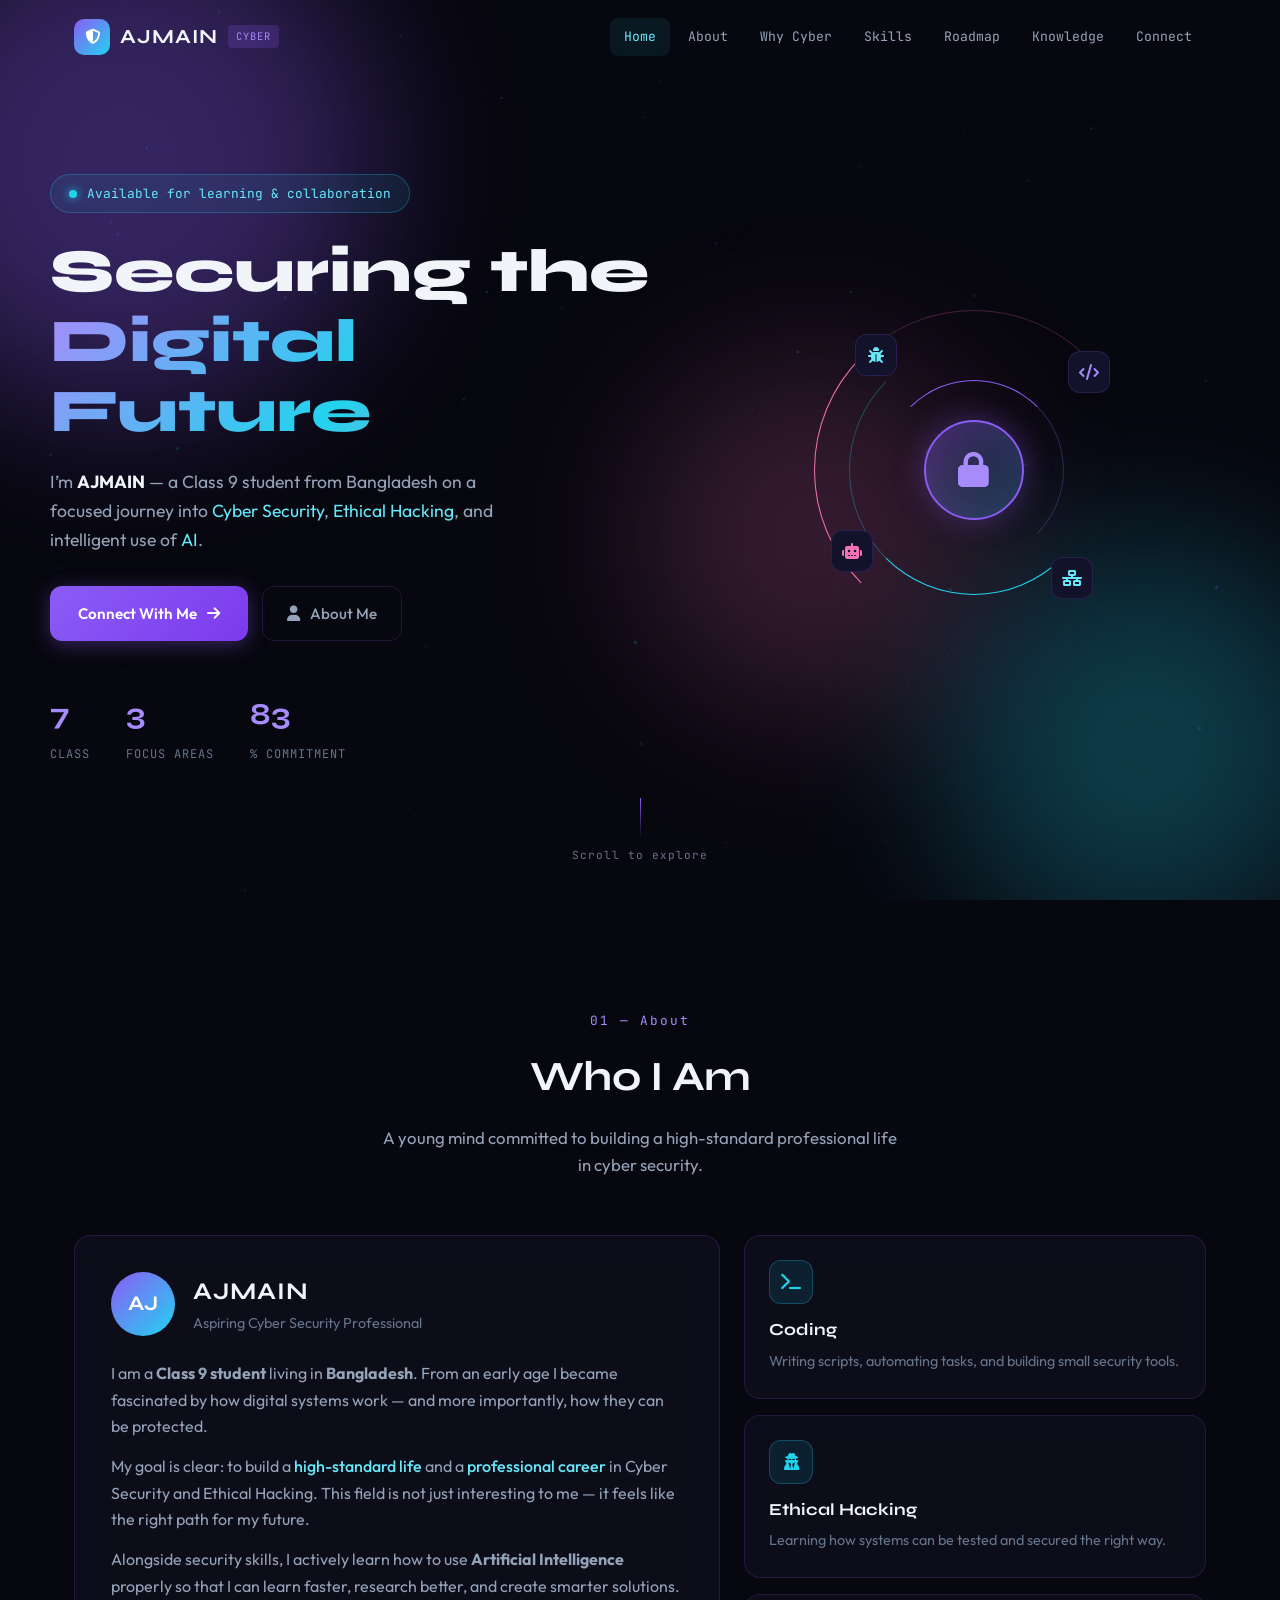
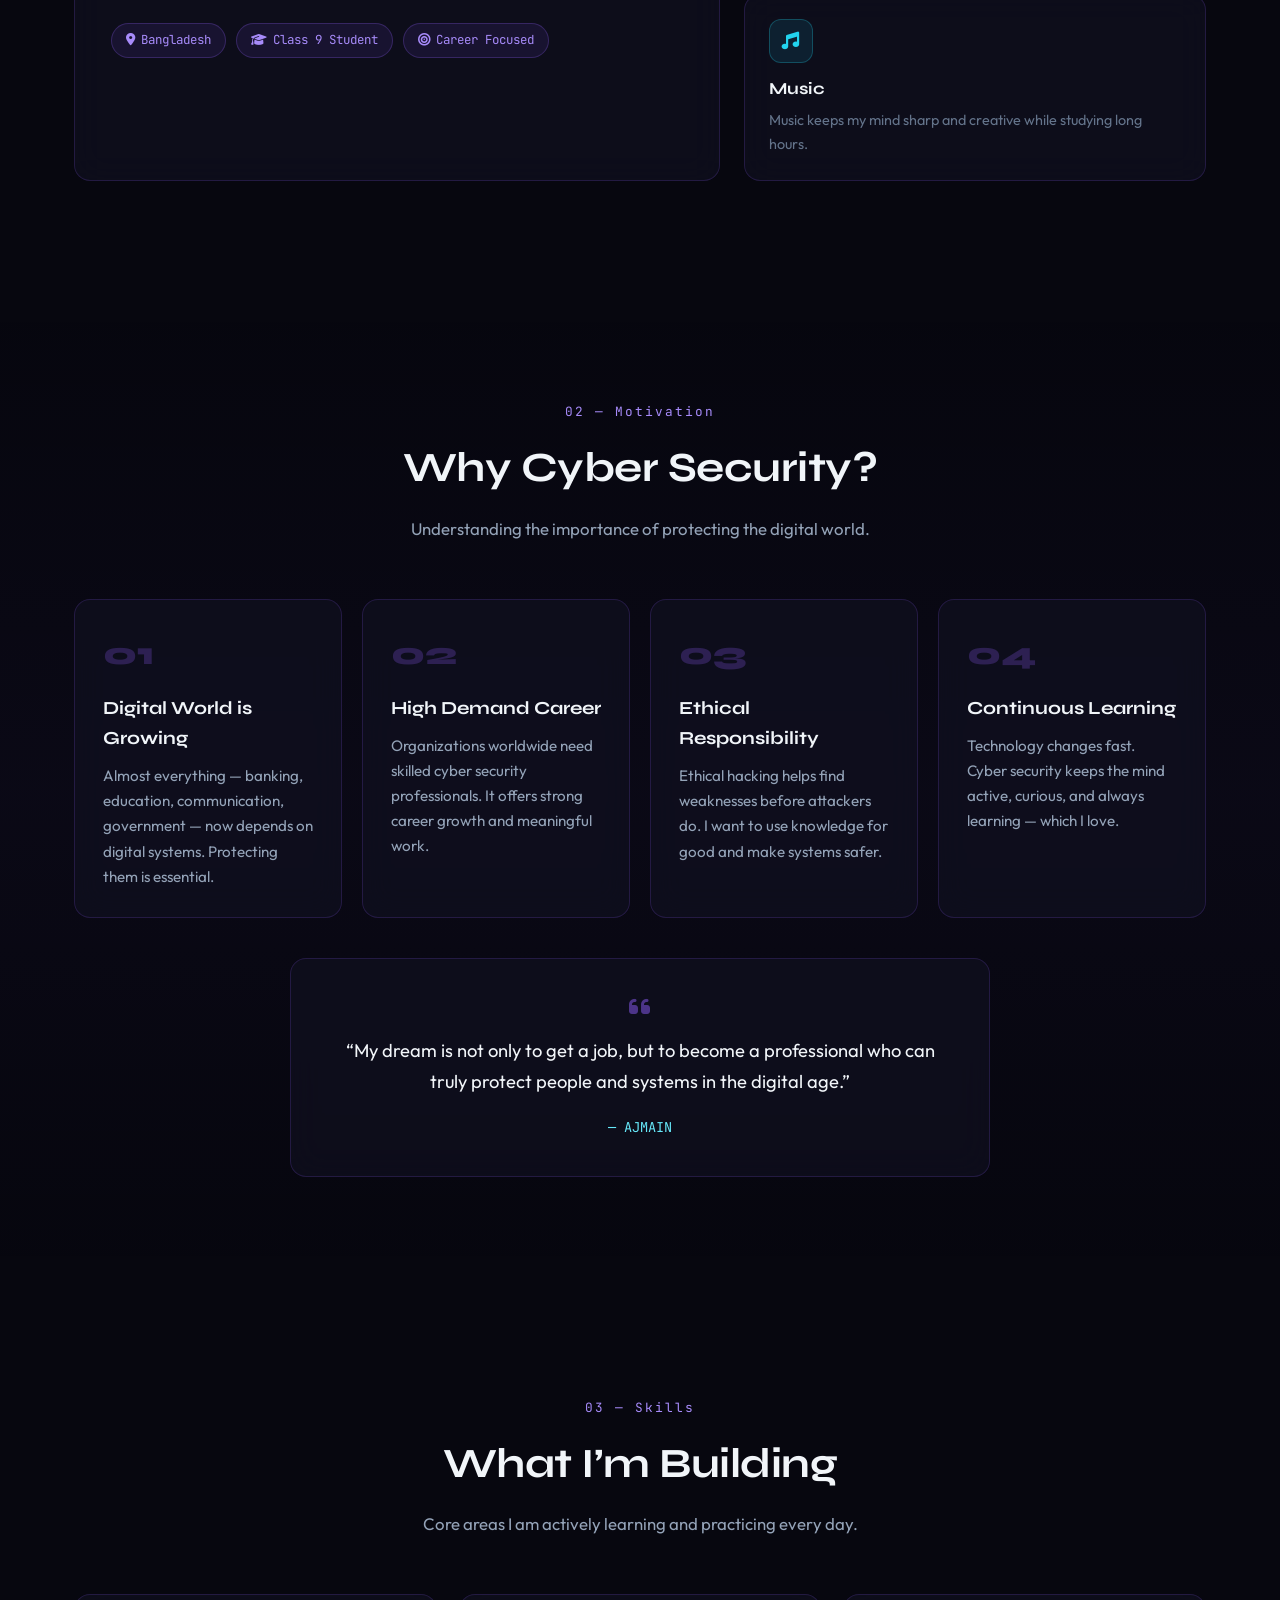
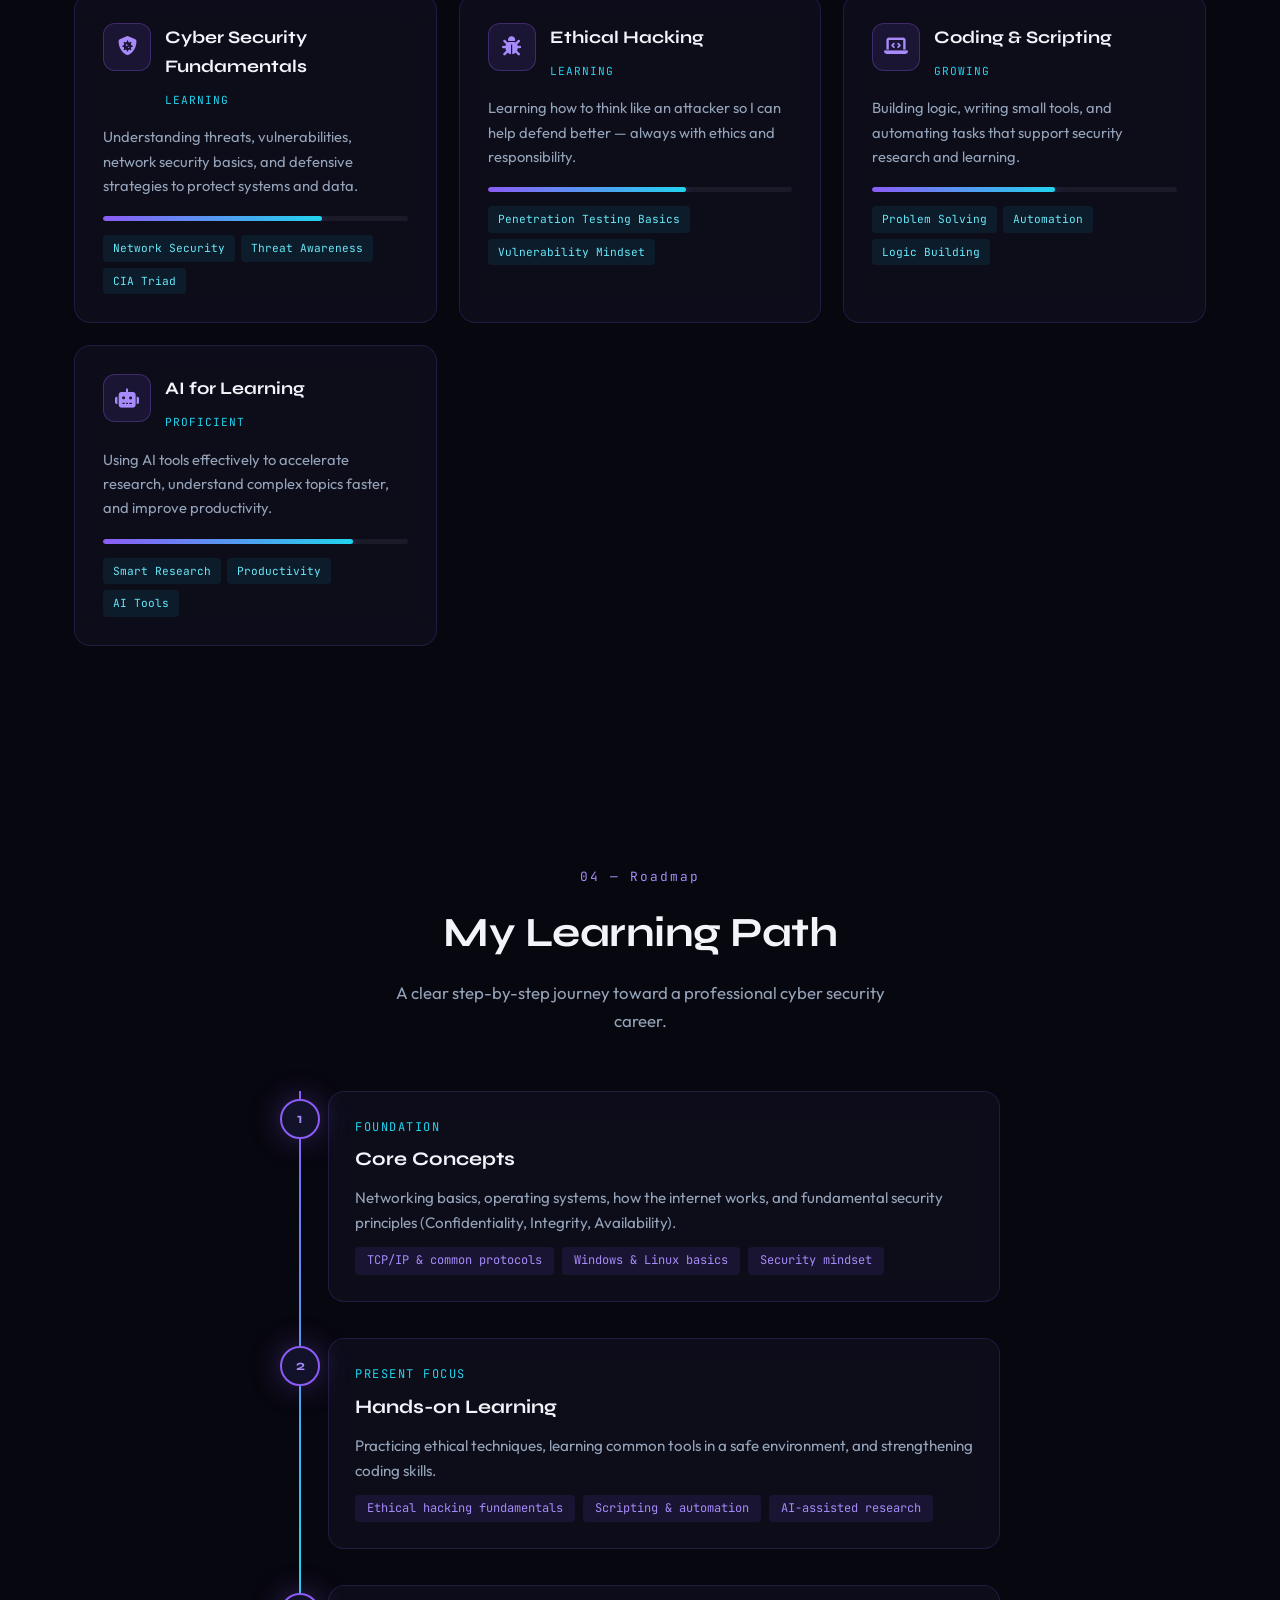
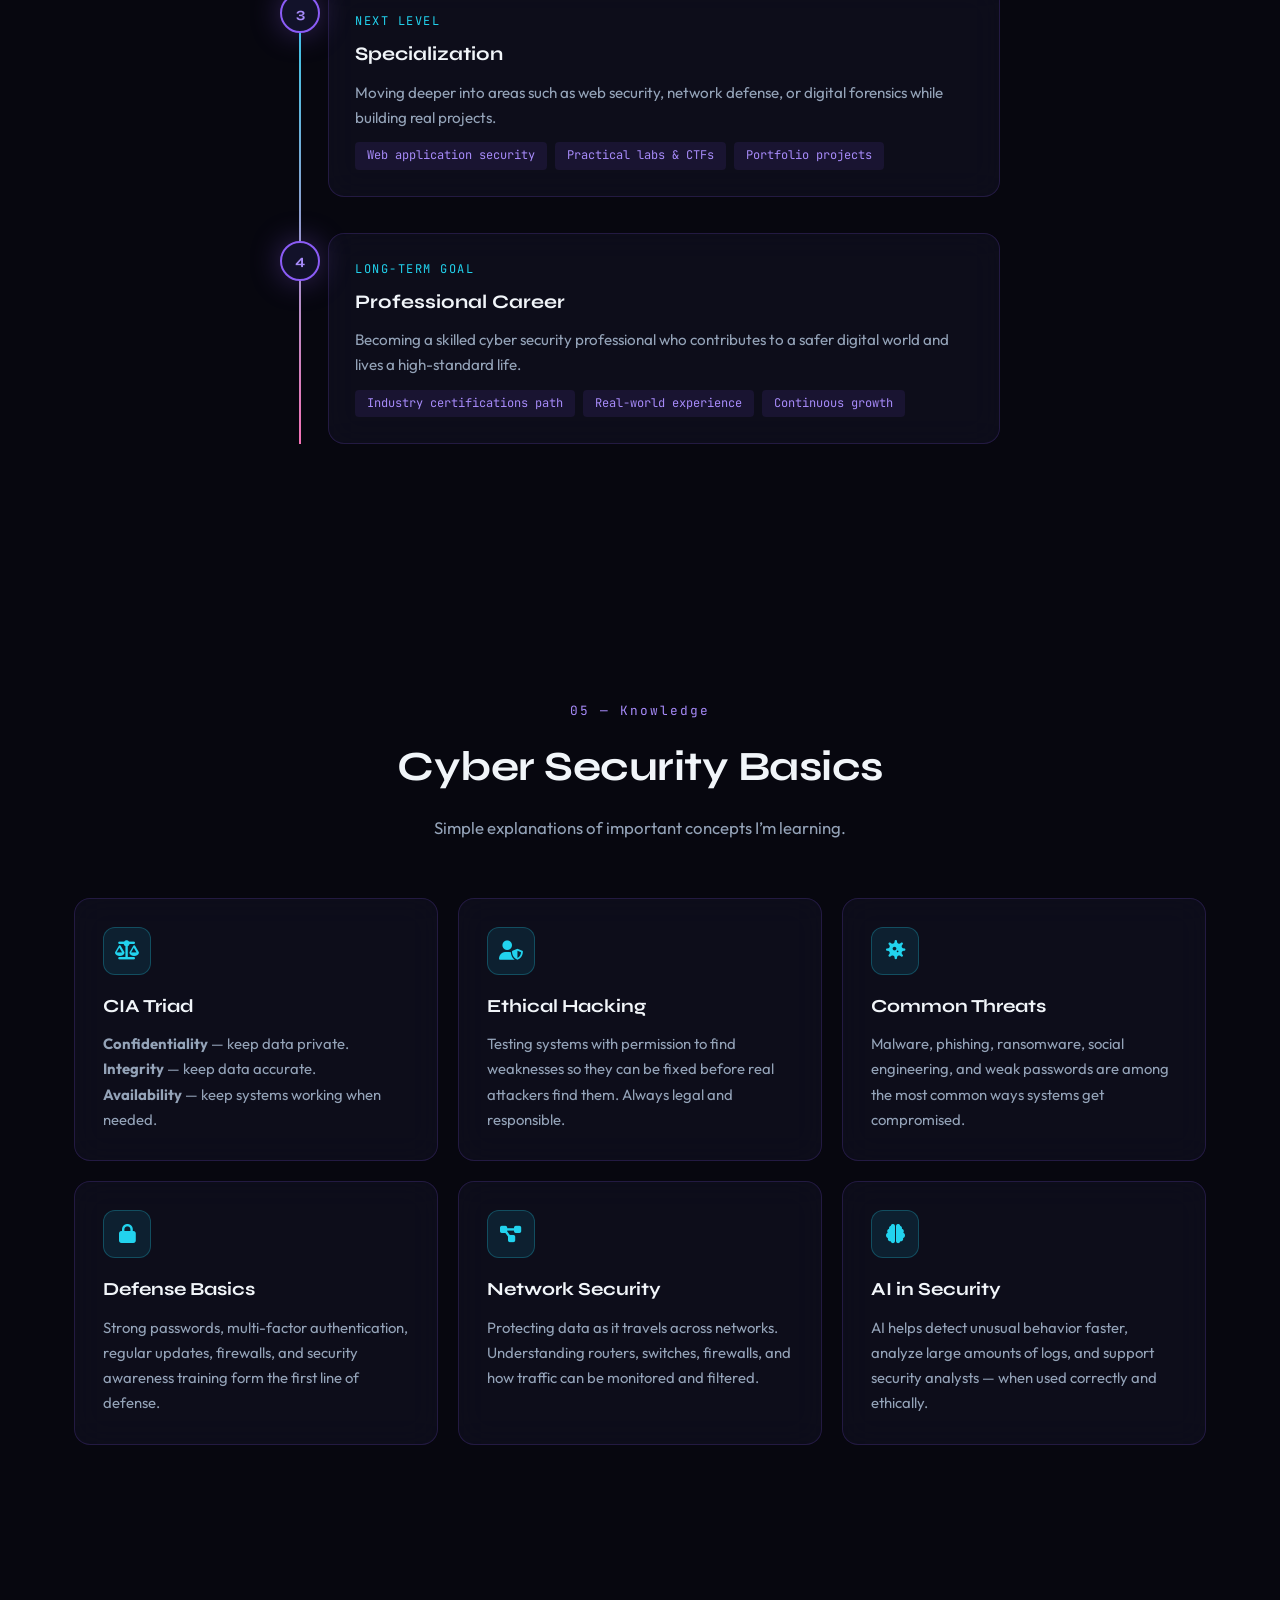
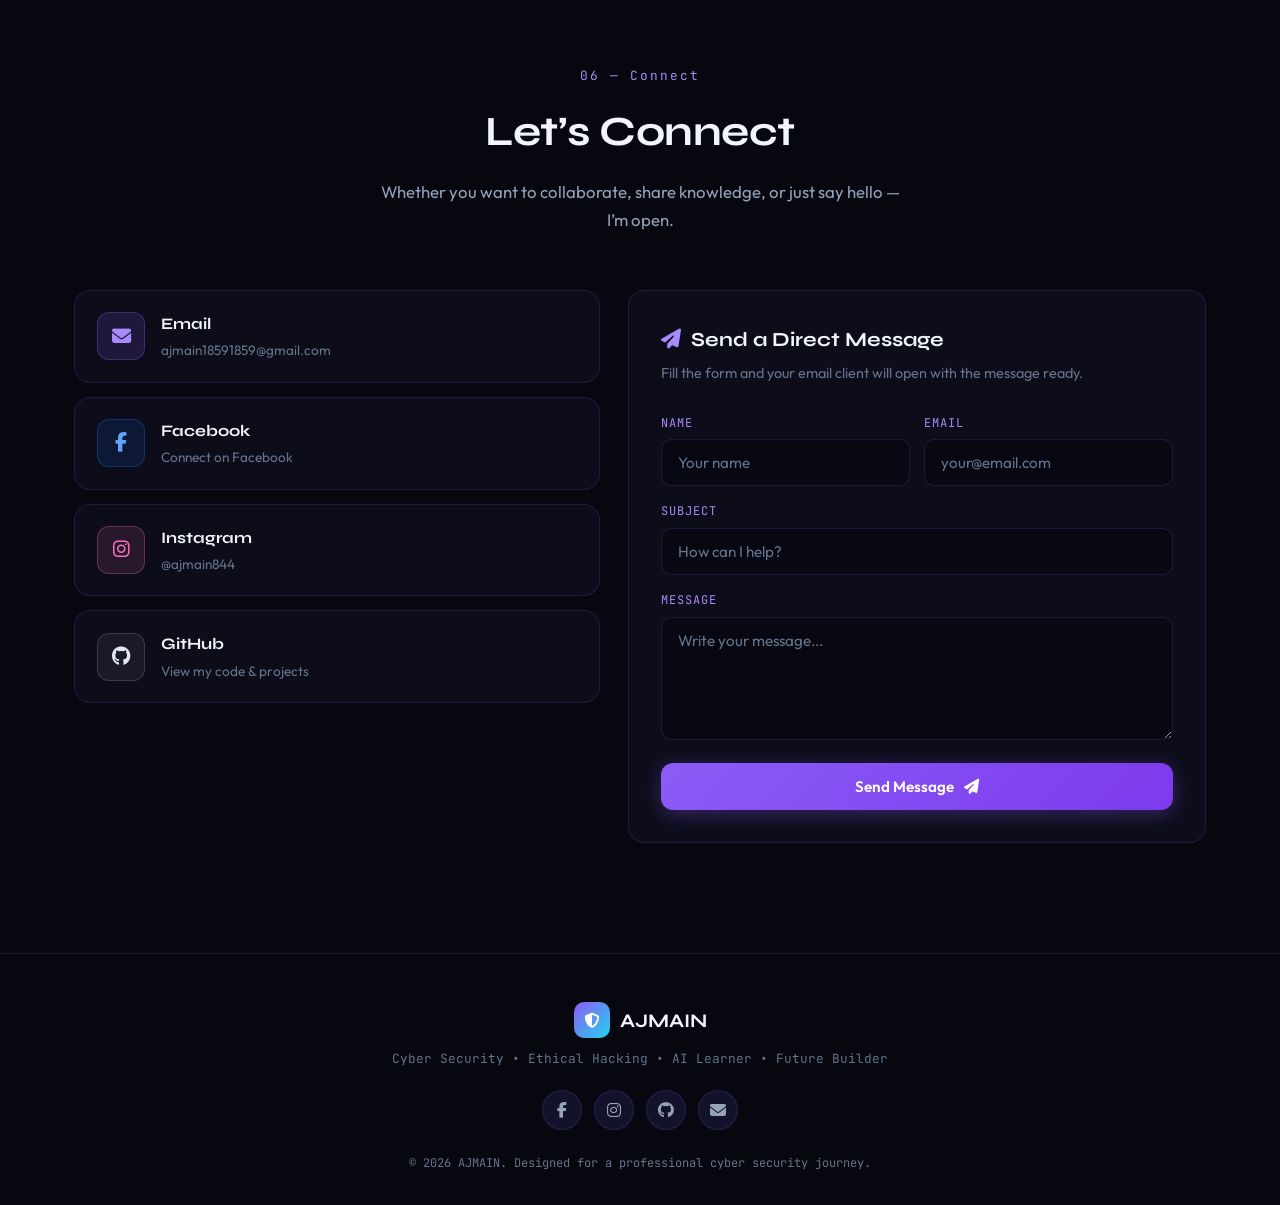
<file: index.html>
<!DOCTYPE html>
<html lang="en">
<head>
    <meta charset="UTF-8">
    <meta name="viewport" content="width=device-width, initial-scale=1.0">
    <title>AJMAIN | Cyber Security Professional Journey</title>
    <meta name="description" content="AJMAIN - Class 9 student from Bangladesh building a professional career in Cyber Security, Ethical Hacking & AI.">
    <link rel="stylesheet" href="styles.css">
    <link rel="preconnect" href="https://fonts.googleapis.com">
    <link rel="preconnect" href="https://fonts.gstatic.com" crossorigin>
    <link href="https://fonts.googleapis.com/css2?family=Syne:wght@400;500;600;700;800&family=JetBrains+Mono:wght@400;500;600&family=Outfit:wght@300;400;500;600;700&display=swap" rel="stylesheet">
    <link rel="stylesheet" href="https://cdnjs.cloudflare.com/ajax/libs/font-awesome/6.5.1/css/all.min.css">
</head>
<body>
    <!-- Animated Mesh Background -->
    <div class="mesh-bg">
        <div class="mesh-blob blob-1"></div>
        <div class="mesh-blob blob-2"></div>
        <div class="mesh-blob blob-3"></div>
    </div>
    <canvas id="grid-canvas"></canvas>

    <!-- Navigation -->
    <header class="header" id="header">
        <div class="nav-inner">
            <a href="#home" class="brand">
                <span class="brand-icon"><i class="fas fa-shield-halved"></i></span>
                <span class="brand-name">AJMAIN</span>
                <span class="brand-badge">CYBER</span>
            </a>
            <nav class="nav" id="nav">
                <a href="#home" class="nav-item active">Home</a>
                <a href="#about" class="nav-item">About</a>
                <a href="#why-cyber" class="nav-item">Why Cyber</a>
                <a href="#skills" class="nav-item">Skills</a>
                <a href="#roadmap" class="nav-item">Roadmap</a>
                <a href="#knowledge" class="nav-item">Knowledge</a>
                <a href="#connect" class="nav-item">Connect</a>
            </nav>
            <button class="menu-btn" id="menu-btn" aria-label="Menu">
                <span></span><span></span><span></span>
            </button>
        </div>
    </header>

    <!-- ========== HERO ========== -->
    <section id="home" class="hero">
        <div class="hero-grid">
            <div class="hero-text">
                <div class="status-pill">
                    <span class="status-dot"></span>
                    Available for learning & collaboration
                </div>
                <h1 class="hero-heading">
                    <span class="line">Securing the</span>
                    <span class="line gradient-text">Digital Future</span>
                </h1>
                <p class="hero-lead">
                    I’m <strong>AJMAIN</strong> — a Class 9 student from Bangladesh on a focused journey into 
                    <em>Cyber Security</em>, <em>Ethical Hacking</em>, and intelligent use of <em>AI</em>.
                </p>
                <div class="hero-cta">
                    <a href="#connect" class="btn-main">
                        <span>Connect With Me</span>
                        <i class="fas fa-arrow-right"></i>
                    </a>
                    <a href="#about" class="btn-ghost">
                        <i class="fas fa-user"></i> About Me
                    </a>
                </div>
                <div class="hero-meta">
                    <div class="meta-box">
                        <span class="meta-val" data-count="9">0</span>
                        <span class="meta-label">Class</span>
                    </div>
                    <div class="meta-box">
                        <span class="meta-val" data-count="4">0</span>
                        <span class="meta-label">Focus Areas</span>
                    </div>
                    <div class="meta-box">
                        <span class="meta-val" data-count="100">0</span>
                        <span class="meta-label">% Commitment</span>
                    </div>
                </div>
            </div>
            <div class="hero-visual">
                <div class="orb-container">
                    <div class="orb orb-core">
                        <i class="fas fa-lock"></i>
                    </div>
                    <div class="orb-ring ring-a"></div>
                    <div class="orb-ring ring-b"></div>
                    <div class="orb-ring ring-c"></div>
                    <div class="floating-icon icon-1"><i class="fas fa-bug"></i></div>
                    <div class="floating-icon icon-2"><i class="fas fa-code"></i></div>
                    <div class="floating-icon icon-3"><i class="fas fa-robot"></i></div>
                    <div class="floating-icon icon-4"><i class="fas fa-network-wired"></i></div>
                </div>
            </div>
        </div>
        <div class="scroll-hint">
            <div class="scroll-line"></div>
            <span>Scroll to explore</span>
        </div>
    </section>

    <!-- ========== ABOUT ========== -->
    <section id="about" class="section about">
        <div class="container">
            <div class="section-head">
                <span class="eyebrow">01 — About</span>
                <h2 class="section-title">Who I Am</h2>
                <p class="section-sub">A young mind committed to building a high-standard professional life in cyber security.</p>
            </div>

            <div class="about-layout">
                <div class="about-main card-glass">
                    <div class="about-header">
                        <div class="avatar-circle">
                            <span>AJ</span>
                        </div>
                        <div>
                            <h3>AJMAIN</h3>
                            <p class="role">Aspiring Cyber Security Professional</p>
                        </div>
                    </div>
                    <div class="about-body">
                        <p>
                            I am a <strong>Class 9 student</strong> living in <strong>Bangladesh</strong>. 
                            From an early age I became fascinated by how digital systems work — and more importantly, 
                            how they can be protected.
                        </p>
                        <p>
                            My goal is clear: to build a <span class="text-accent">high-standard life</span> and a 
                            <span class="text-accent">professional career</span> in Cyber Security and Ethical Hacking. 
                            This field is not just interesting to me — it feels like the right path for my future.
                        </p>
                        <p>
                            Alongside security skills, I actively learn how to use <strong>Artificial Intelligence</strong> 
                            properly so that I can learn faster, research better, and create smarter solutions.
                        </p>
                    </div>
                    <div class="about-chips">
                        <span><i class="fas fa-map-marker-alt"></i> Bangladesh</span>
                        <span><i class="fas fa-graduation-cap"></i> Class 9 Student</span>
                        <span><i class="fas fa-bullseye"></i> Career Focused</span>
                    </div>
                </div>

                <div class="about-side">
                    <div class="hobby-card card-glass" data-tilt>
                        <div class="hobby-icon"><i class="fas fa-terminal"></i></div>
                        <h4>Coding</h4>
                        <p>Writing scripts, automating tasks, and building small security tools.</p>
                    </div>
                    <div class="hobby-card card-glass" data-tilt>
                        <div class="hobby-icon"><i class="fas fa-user-secret"></i></div>
                        <h4>Ethical Hacking</h4>
                        <p>Learning how systems can be tested and secured the right way.</p>
                    </div>
                    <div class="hobby-card card-glass" data-tilt>
                        <div class="hobby-icon"><i class="fas fa-music"></i></div>
                        <h4>Music</h4>
                        <p>Music keeps my mind sharp and creative while studying long hours.</p>
                    </div>
                </div>
            </div>
        </div>
    </section>

    <!-- ========== WHY CYBER ========== -->
    <section id="why-cyber" class="section why-cyber">
        <div class="container">
            <div class="section-head">
                <span class="eyebrow">02 — Motivation</span>
                <h2 class="section-title">Why Cyber Security?</h2>
                <p class="section-sub">Understanding the importance of protecting the digital world.</p>
            </div>

            <div class="why-grid">
                <div class="why-card card-glass" data-tilt>
                    <div class="why-num">01</div>
                    <h3>Digital World is Growing</h3>
                    <p>Almost everything — banking, education, communication, government — now depends on digital systems. Protecting them is essential.</p>
                </div>
                <div class="why-card card-glass" data-tilt>
                    <div class="why-num">02</div>
                    <h3>High Demand Career</h3>
                    <p>Organizations worldwide need skilled cyber security professionals. It offers strong career growth and meaningful work.</p>
                </div>
                <div class="why-card card-glass" data-tilt>
                    <div class="why-num">03</div>
                    <h3>Ethical Responsibility</h3>
                    <p>Ethical hacking helps find weaknesses before attackers do. I want to use knowledge for good and make systems safer.</p>
                </div>
                <div class="why-card card-glass" data-tilt>
                    <div class="why-num">04</div>
                    <h3>Continuous Learning</h3>
                    <p>Technology changes fast. Cyber security keeps the mind active, curious, and always learning — which I love.</p>
                </div>
            </div>

            <div class="quote-box card-glass">
                <i class="fas fa-quote-left"></i>
                <blockquote>
                    “My dream is not only to get a job, but to become a professional who can truly protect people and systems in the digital age.”
                </blockquote>
                <cite>— AJMAIN</cite>
            </div>
        </div>
    </section>

    <!-- ========== SKILLS ========== -->
    <section id="skills" class="section skills">
        <div class="container">
            <div class="section-head">
                <span class="eyebrow">03 — Skills</span>
                <h2 class="section-title">What I’m Building</h2>
                <p class="section-sub">Core areas I am actively learning and practicing every day.</p>
            </div>

            <div class="skills-layout">
                <div class="skill-panel card-glass">
                    <div class="skill-top">
                        <div class="skill-icon-wrap"><i class="fas fa-shield-virus"></i></div>
                        <div>
                            <h3>Cyber Security Fundamentals</h3>
                            <span class="level-tag">Learning</span>
                        </div>
                    </div>
                    <p>Understanding threats, vulnerabilities, network security basics, and defensive strategies to protect systems and data.</p>
                    <div class="progress-track">
                        <div class="progress-fill" data-width="72"></div>
                    </div>
                    <div class="skill-tags">
                        <span>Network Security</span>
                        <span>Threat Awareness</span>
                        <span>CIA Triad</span>
                    </div>
                </div>

                <div class="skill-panel card-glass">
                    <div class="skill-top">
                        <div class="skill-icon-wrap"><i class="fas fa-bug"></i></div>
                        <div>
                            <h3>Ethical Hacking</h3>
                            <span class="level-tag">Learning</span>
                        </div>
                    </div>
                    <p>Learning how to think like an attacker so I can help defend better — always with ethics and responsibility.</p>
                    <div class="progress-track">
                        <div class="progress-fill" data-width="65"></div>
                    </div>
                    <div class="skill-tags">
                        <span>Penetration Testing Basics</span>
                        <span>Vulnerability Mindset</span>
                    </div>
                </div>

                <div class="skill-panel card-glass">
                    <div class="skill-top">
                        <div class="skill-icon-wrap"><i class="fas fa-laptop-code"></i></div>
                        <div>
                            <h3>Coding & Scripting</h3>
                            <span class="level-tag">Growing</span>
                        </div>
                    </div>
                    <p>Building logic, writing small tools, and automating tasks that support security research and learning.</p>
                    <div class="progress-track">
                        <div class="progress-fill" data-width="60"></div>
                    </div>
                    <div class="skill-tags">
                        <span>Problem Solving</span>
                        <span>Automation</span>
                        <span>Logic Building</span>
                    </div>
                </div>

                <div class="skill-panel card-glass">
                    <div class="skill-top">
                        <div class="skill-icon-wrap"><i class="fas fa-robot"></i></div>
                        <div>
                            <h3>AI for Learning</h3>
                            <span class="level-tag">Proficient</span>
                        </div>
                    </div>
                    <p>Using AI tools effectively to accelerate research, understand complex topics faster, and improve productivity.</p>
                    <div class="progress-track">
                        <div class="progress-fill" data-width="82"></div>
                    </div>
                    <div class="skill-tags">
                        <span>Smart Research</span>
                        <span>Productivity</span>
                        <span>AI Tools</span>
                    </div>
                </div>
            </div>
        </div>
    </section>

    <!-- ========== ROADMAP ========== -->
    <section id="roadmap" class="section roadmap">
        <div class="container">
            <div class="section-head">
                <span class="eyebrow">04 — Roadmap</span>
                <h2 class="section-title">My Learning Path</h2>
                <p class="section-sub">A clear step-by-step journey toward a professional cyber security career.</p>
            </div>

            <div class="roadmap-track">
                <div class="road-item">
                    <div class="road-marker">
                        <span>1</span>
                    </div>
                    <div class="road-content card-glass">
                        <span class="road-phase">Foundation</span>
                        <h3>Core Concepts</h3>
                        <p>Networking basics, operating systems, how the internet works, and fundamental security principles (Confidentiality, Integrity, Availability).</p>
                        <ul>
                            <li>TCP/IP & common protocols</li>
                            <li>Windows & Linux basics</li>
                            <li>Security mindset</li>
                        </ul>
                    </div>
                </div>
                <div class="road-item">
                    <div class="road-marker">
                        <span>2</span>
                    </div>
                    <div class="road-content card-glass">
                        <span class="road-phase">Present Focus</span>
                        <h3>Hands-on Learning</h3>
                        <p>Practicing ethical techniques, learning common tools in a safe environment, and strengthening coding skills.</p>
                        <ul>
                            <li>Ethical hacking fundamentals</li>
                            <li>Scripting & automation</li>
                            <li>AI-assisted research</li>
                        </ul>
                    </div>
                </div>
                <div class="road-item">
                    <div class="road-marker">
                        <span>3</span>
                    </div>
                    <div class="road-content card-glass">
                        <span class="road-phase">Next Level</span>
                        <h3>Specialization</h3>
                        <p>Moving deeper into areas such as web security, network defense, or digital forensics while building real projects.</p>
                        <ul>
                            <li>Web application security</li>
                            <li>Practical labs & CTFs</li>
                            <li>Portfolio projects</li>
                        </ul>
                    </div>
                </div>
                <div class="road-item">
                    <div class="road-marker">
                        <span>4</span>
                    </div>
                    <div class="road-content card-glass">
                        <span class="road-phase">Long-term Goal</span>
                        <h3>Professional Career</h3>
                        <p>Becoming a skilled cyber security professional who contributes to a safer digital world and lives a high-standard life.</p>
                        <ul>
                            <li>Industry certifications path</li>
                            <li>Real-world experience</li>
                            <li>Continuous growth</li>
                        </ul>
                    </div>
                </div>
            </div>
        </div>
    </section>

    <!-- ========== KNOWLEDGE ========== -->
    <section id="knowledge" class="section knowledge">
        <div class="container">
            <div class="section-head">
                <span class="eyebrow">05 — Knowledge</span>
                <h2 class="section-title">Cyber Security Basics</h2>
                <p class="section-sub">Simple explanations of important concepts I’m learning.</p>
            </div>

            <div class="knowledge-grid">
                <div class="know-card card-glass">
                    <div class="know-icon"><i class="fas fa-balance-scale"></i></div>
                    <h3>CIA Triad</h3>
                    <p><strong>Confidentiality</strong> — keep data private.<br>
                       <strong>Integrity</strong> — keep data accurate.<br>
                       <strong>Availability</strong> — keep systems working when needed.</p>
                </div>
                <div class="know-card card-glass">
                    <div class="know-icon"><i class="fas fa-user-shield"></i></div>
                    <h3>Ethical Hacking</h3>
                    <p>Testing systems with permission to find weaknesses so they can be fixed before real attackers find them. Always legal and responsible.</p>
                </div>
                <div class="know-card card-glass">
                    <div class="know-icon"><i class="fas fa-virus"></i></div>
                    <h3>Common Threats</h3>
                    <p>Malware, phishing, ransomware, social engineering, and weak passwords are among the most common ways systems get compromised.</p>
                </div>
                <div class="know-card card-glass">
                    <div class="know-icon"><i class="fas fa-lock"></i></div>
                    <h3>Defense Basics</h3>
                    <p>Strong passwords, multi-factor authentication, regular updates, firewalls, and security awareness training form the first line of defense.</p>
                </div>
                <div class="know-card card-glass">
                    <div class="know-icon"><i class="fas fa-project-diagram"></i></div>
                    <h3>Network Security</h3>
                    <p>Protecting data as it travels across networks. Understanding routers, switches, firewalls, and how traffic can be monitored and filtered.</p>
                </div>
                <div class="know-card card-glass">
                    <div class="know-icon"><i class="fas fa-brain"></i></div>
                    <h3>AI in Security</h3>
                    <p>AI helps detect unusual behavior faster, analyze large amounts of logs, and support security analysts — when used correctly and ethically.</p>
                </div>
            </div>
        </div>
    </section>

    <!-- ========== CONNECT ========== -->
    <section id="connect" class="section connect">
        <div class="container">
            <div class="section-head">
                <span class="eyebrow">06 — Connect</span>
                <h2 class="section-title">Let’s Connect</h2>
                <p class="section-sub">Whether you want to collaborate, share knowledge, or just say hello — I’m open.</p>
            </div>

            <div class="connect-layout">
                <div class="social-grid">
                    <a href="mailto:ajmain18591859@gmail.com" class="social-card card-glass" target="_blank">
                        <div class="social-icon email"><i class="fas fa-envelope"></i></div>
                        <div>
                            <h4>Email</h4>
                            <p>ajmain18591859@gmail.com</p>
                        </div>
                        <i class="fas fa-external-link-alt arrow"></i>
                    </a>
                    <a href="https://www.facebook.com/profile.php?id=61585230707495" class="social-card card-glass" target="_blank" rel="noopener">
                        <div class="social-icon facebook"><i class="fab fa-facebook-f"></i></div>
                        <div>
                            <h4>Facebook</h4>
                            <p>Connect on Facebook</p>
                        </div>
                        <i class="fas fa-external-link-alt arrow"></i>
                    </a>
                    <a href="https://www.instagram.com/ajmain844/" class="social-card card-glass" target="_blank" rel="noopener">
                        <div class="social-icon instagram"><i class="fab fa-instagram"></i></div>
                        <div>
                            <h4>Instagram</h4>
                            <p>@ajmain844</p>
                        </div>
                        <i class="fas fa-external-link-alt arrow"></i>
                    </a>
                    <a href="https://github.com/settings/profile" class="social-card card-glass" target="_blank" rel="noopener">
                        <div class="social-icon github"><i class="fab fa-github"></i></div>
                        <div>
                            <h4>GitHub</h4>
                            <p>View my code & projects</p>
                        </div>
                        <i class="fas fa-external-link-alt arrow"></i>
                    </a>
                </div>

                <div class="contact-panel card-glass">
                    <div class="form-head">
                        <h3><i class="fas fa-paper-plane"></i> Send a Direct Message</h3>
                        <p>Fill the form and your email client will open with the message ready.</p>
                    </div>
                    <form id="contact-form">
                        <div class="form-row">
                            <div class="field">
                                <label for="name">Name</label>
                                <input type="text" id="name" name="name" placeholder="Your name" required>
                            </div>
                            <div class="field">
                                <label for="email">Email</label>
                                <input type="email" id="email" name="email" placeholder="your@email.com" required>
                            </div>
                        </div>
                        <div class="field">
                            <label for="subject">Subject</label>
                            <input type="text" id="subject" name="subject" placeholder="How can I help?" required>
                        </div>
                        <div class="field">
                            <label for="message">Message</label>
                            <textarea id="message" name="message" rows="5" placeholder="Write your message..." required></textarea>
                        </div>
                        <button type="submit" class="btn-main full">
                            <span>Send Message</span>
                            <i class="fas fa-paper-plane"></i>
                        </button>
                    </form>
                </div>
            </div>
        </div>
    </section>

    <!-- ========== FOOTER ========== -->
    <footer class="footer">
        <div class="container">
            <div class="footer-inner">
                <div class="footer-brand">
                    <span class="brand-icon"><i class="fas fa-shield-halved"></i></span>
                    <span>AJMAIN</span>
                </div>
                <p class="footer-tag">Cyber Security • Ethical Hacking • AI Learner • Future Builder</p>
                <div class="footer-links">
                    <a href="https://www.facebook.com/profile.php?id=61585230707495" target="_blank" rel="noopener" aria-label="Facebook"><i class="fab fa-facebook-f"></i></a>
                    <a href="https://www.instagram.com/ajmain844/" target="_blank" rel="noopener" aria-label="Instagram"><i class="fab fa-instagram"></i></a>
                    <a href="https://github.com/settings/profile" target="_blank" rel="noopener" aria-label="GitHub"><i class="fab fa-github"></i></a>
                    <a href="mailto:ajmain18591859@gmail.com" aria-label="Email"><i class="fas fa-envelope"></i></a>
                </div>
                <p class="footer-copy">© 2026 AJMAIN. Designed for a professional cyber security journey.</p>
            </div>
        </div>
    </footer>

    <button class="to-top" id="to-top" aria-label="Back to top">
        <i class="fas fa-chevron-up"></i>
    </button>

    <script src="script.js"></script>
</body>
</html>
</file>
<file: styles.css>
/* =============================================
   AJMAIN Cyber Pro Portfolio
   Theme: Midnight Navy + Electric Violet + Soft Cyan
   ============================================= */

:root {
    --bg: #07070f;
    --bg-elevated: #0d0d1a;
    --bg-card: rgba(16, 16, 32, 0.7);
    --bg-card-solid: #12122a;
    --violet: #8b5cf6;
    --violet-bright: #a78bfa;
    --cyan: #22d3ee;
    --cyan-soft: #67e8f9;
    --pink: #f472b6;
    --text: #f1f5f9;
    --text-soft: #94a3b8;
    --text-muted: #64748b;
    --border: rgba(139, 92, 246, 0.18);
    --border-hover: rgba(139, 92, 246, 0.4);
    --glow-violet: 0 0 30px rgba(139, 92, 246, 0.35);
    --glow-cyan: 0 0 25px rgba(34, 211, 238, 0.3);
    --font-display: 'Syne', sans-serif;
    --font-body: 'Outfit', sans-serif;
    --font-mono: 'JetBrains Mono', monospace;
    --radius: 16px;
    --transition: 0.35s cubic-bezier(0.4, 0, 0.2, 1);
}

*, *::before, *::after {
    margin: 0;
    padding: 0;
    box-sizing: border-box;
}

html {
    scroll-behavior: smooth;
    font-size: 16px;
}

body {
    font-family: var(--font-body);
    background: var(--bg);
    color: var(--text);
    line-height: 1.65;
    overflow-x: hidden;
}

/* ===== MESH BACKGROUND ===== */
.mesh-bg {
    position: fixed;
    inset: 0;
    z-index: 0;
    overflow: hidden;
    pointer-events: none;
}

.mesh-blob {
    position: absolute;
    border-radius: 50%;
    filter: blur(80px);
    opacity: 0.35;
    animation: blob-float 18s ease-in-out infinite;
}

.blob-1 {
    width: 500px;
    height: 500px;
    background: var(--violet);
    top: -10%;
    left: -10%;
    animation-delay: 0s;
}

.blob-2 {
    width: 400px;
    height: 400px;
    background: var(--cyan);
    bottom: -5%;
    right: -5%;
    animation-delay: -6s;
    opacity: 0.25;
}

.blob-3 {
    width: 350px;
    height: 350px;
    background: var(--pink);
    top: 40%;
    left: 50%;
    animation-delay: -12s;
    opacity: 0.2;
}

@keyframes blob-float {
    0%, 100% { transform: translate(0, 0) scale(1); }
    33% { transform: translate(40px, -30px) scale(1.05); }
    66% { transform: translate(-30px, 20px) scale(0.95); }
}

#grid-canvas {
    position: fixed;
    inset: 0;
    z-index: 0;
    pointer-events: none;
    opacity: 0.4;
}

/* ===== HEADER ===== */
.header {
    position: fixed;
    top: 0;
    left: 0;
    width: 100%;
    z-index: 1000;
    padding: 18px 0;
    transition: var(--transition);
}

.header.scrolled {
    background: rgba(7, 7, 15, 0.9);
    backdrop-filter: blur(20px);
    border-bottom: 1px solid var(--border);
    padding: 12px 0;
}

.nav-inner {
    max-width: 1180px;
    margin: 0 auto;
    padding: 0 24px;
    display: flex;
    align-items: center;
    justify-content: space-between;
}

.brand {
    display: flex;
    align-items: center;
    gap: 10px;
    text-decoration: none;
    color: var(--text);
}

.brand-icon {
    width: 36px;
    height: 36px;
    background: linear-gradient(135deg, var(--violet), var(--cyan));
    border-radius: 10px;
    display: flex;
    align-items: center;
    justify-content: center;
    font-size: 0.95rem;
    color: #fff;
}

.brand-name {
    font-family: var(--font-display);
    font-weight: 700;
    font-size: 1.25rem;
    letter-spacing: 1px;
}

.brand-badge {
    font-family: var(--font-mono);
    font-size: 0.65rem;
    background: rgba(139, 92, 246, 0.2);
    color: var(--violet-bright);
    padding: 3px 8px;
    border-radius: 4px;
    letter-spacing: 1px;
}

.nav {
    display: flex;
    gap: 4px;
}

.nav-item {
    font-family: var(--font-mono);
    font-size: 0.82rem;
    color: var(--text-soft);
    text-decoration: none;
    padding: 8px 14px;
    border-radius: 8px;
    transition: var(--transition);
}

.nav-item:hover,
.nav-item.active {
    color: var(--cyan-soft);
    background: rgba(34, 211, 238, 0.08);
}

.menu-btn {
    display: none;
    flex-direction: column;
    gap: 5px;
    background: none;
    border: none;
    cursor: pointer;
    padding: 8px;
}

.menu-btn span {
    width: 22px;
    height: 2px;
    background: var(--violet-bright);
    transition: var(--transition);
}

/* ===== CONTAINER & SECTION ===== */
.container {
    max-width: 1180px;
    margin: 0 auto;
    padding: 0 24px;
    position: relative;
    z-index: 1;
}

.section {
    padding: 110px 0;
    position: relative;
    z-index: 1;
}

.section-head {
    text-align: center;
    margin-bottom: 56px;
}

.eyebrow {
    font-family: var(--font-mono);
    font-size: 0.8rem;
    color: var(--violet-bright);
    letter-spacing: 2px;
    display: block;
    margin-bottom: 12px;
}

.section-title {
    font-family: var(--font-display);
    font-size: clamp(1.9rem, 4.5vw, 2.6rem);
    font-weight: 700;
    letter-spacing: -0.5px;
    margin-bottom: 12px;
}

.section-sub {
    color: var(--text-soft);
    max-width: 520px;
    margin: 0 auto;
    font-size: 1.05rem;
}

.card-glass {
    background: var(--bg-card);
    backdrop-filter: blur(16px);
    border: 1px solid var(--border);
    border-radius: var(--radius);
    transition: var(--transition);
}

.card-glass:hover {
    border-color: var(--border-hover);
    box-shadow: var(--glow-violet);
}

.text-accent {
    color: var(--cyan-soft);
    font-weight: 500;
}

/* ===== HERO ===== */
.hero {
    min-height: 100vh;
    display: flex;
    align-items: center;
    padding: 120px 24px 80px;
    position: relative;
    z-index: 1;
}

.hero-grid {
    max-width: 1180px;
    margin: 0 auto;
    display: grid;
    grid-template-columns: 1.1fr 0.9fr;
    gap: 40px;
    align-items: center;
    width: 100%;
}

.status-pill {
    display: inline-flex;
    align-items: center;
    gap: 10px;
    background: rgba(34, 211, 238, 0.08);
    border: 1px solid rgba(34, 211, 238, 0.25);
    padding: 8px 18px;
    border-radius: 50px;
    font-family: var(--font-mono);
    font-size: 0.8rem;
    color: var(--cyan-soft);
    margin-bottom: 24px;
    animation: fadeUp 0.7s ease forwards;
}

.status-dot {
    width: 8px;
    height: 8px;
    background: var(--cyan);
    border-radius: 50%;
    animation: pulse-dot 2s infinite;
    box-shadow: 0 0 10px var(--cyan);
}

@keyframes pulse-dot {
    0%, 100% { opacity: 1; transform: scale(1); }
    50% { opacity: 0.5; transform: scale(1.4); }
}

.hero-heading {
    font-family: var(--font-display);
    font-size: clamp(2.4rem, 6vw, 3.8rem);
    font-weight: 800;
    line-height: 1.15;
    margin-bottom: 20px;
    animation: fadeUp 0.7s ease 0.15s forwards;
    opacity: 0;
}

.hero-heading .line {
    display: block;
}

.gradient-text {
    background: linear-gradient(135deg, var(--violet-bright), var(--cyan), var(--pink));
    -webkit-background-clip: text;
    -webkit-text-fill-color: transparent;
    background-clip: text;
}

.hero-lead {
    font-size: 1.1rem;
    color: var(--text-soft);
    max-width: 480px;
    margin-bottom: 32px;
    animation: fadeUp 0.7s ease 0.3s forwards;
    opacity: 0;
}

.hero-lead strong {
    color: var(--text);
}

.hero-lead em {
    color: var(--cyan-soft);
    font-style: normal;
}

.hero-cta {
    display: flex;
    gap: 14px;
    flex-wrap: wrap;
    margin-bottom: 48px;
    animation: fadeUp 0.7s ease 0.45s forwards;
    opacity: 0;
}

.btn-main {
    display: inline-flex;
    align-items: center;
    gap: 10px;
    background: linear-gradient(135deg, var(--violet), #7c3aed);
    color: #fff;
    font-family: var(--font-body);
    font-weight: 600;
    font-size: 0.95rem;
    padding: 14px 28px;
    border-radius: 12px;
    text-decoration: none;
    border: none;
    cursor: pointer;
    transition: var(--transition);
    box-shadow: 0 4px 20px rgba(139, 92, 246, 0.35);
}

.btn-main:hover {
    transform: translateY(-3px);
    box-shadow: 0 8px 30px rgba(139, 92, 246, 0.5);
}

.btn-main.full {
    width: 100%;
    justify-content: center;
}

.btn-ghost {
    display: inline-flex;
    align-items: center;
    gap: 10px;
    background: transparent;
    color: var(--text-soft);
    font-weight: 500;
    font-size: 0.95rem;
    padding: 14px 24px;
    border-radius: 12px;
    text-decoration: none;
    border: 1px solid var(--border);
    transition: var(--transition);
}

.btn-ghost:hover {
    border-color: var(--cyan);
    color: var(--cyan-soft);
    background: rgba(34, 211, 238, 0.05);
}

.hero-meta {
    display: flex;
    gap: 36px;
    animation: fadeUp 0.7s ease 0.6s forwards;
    opacity: 0;
}

.meta-box {
    text-align: left;
}

.meta-val {
    display: block;
    font-family: var(--font-display);
    font-size: 1.9rem;
    font-weight: 700;
    color: var(--violet-bright);
}

.meta-label {
    font-family: var(--font-mono);
    font-size: 0.75rem;
    color: var(--text-muted);
    text-transform: uppercase;
    letter-spacing: 1px;
}

/* Hero Visual */
.hero-visual {
    display: flex;
    justify-content: center;
    align-items: center;
}

.orb-container {
    position: relative;
    width: 340px;
    height: 340px;
    display: flex;
    align-items: center;
    justify-content: center;
}

.orb-core {
    width: 100px;
    height: 100px;
    background: linear-gradient(135deg, rgba(139, 92, 246, 0.3), rgba(34, 211, 238, 0.2));
    border: 2px solid var(--violet);
    border-radius: 50%;
    display: flex;
    align-items: center;
    justify-content: center;
    font-size: 2.2rem;
    color: var(--violet-bright);
    box-shadow: var(--glow-violet), inset 0 0 40px rgba(139, 92, 246, 0.15);
    animation: core-pulse 4s ease-in-out infinite;
    z-index: 2;
}

@keyframes core-pulse {
    0%, 100% { box-shadow: var(--glow-violet), inset 0 0 40px rgba(139, 92, 246, 0.15); }
    50% { box-shadow: 0 0 50px rgba(139, 92, 246, 0.6), inset 0 0 50px rgba(139, 92, 246, 0.25); }
}

.orb-ring {
    position: absolute;
    border-radius: 50%;
    border: 1px solid transparent;
}

.ring-a {
    width: 180px;
    height: 180px;
    border-top-color: var(--violet);
    border-right-color: rgba(139, 92, 246, 0.3);
    animation: spin 12s linear infinite;
}

.ring-b {
    width: 250px;
    height: 250px;
    border-bottom-color: var(--cyan);
    border-left-color: rgba(34, 211, 238, 0.3);
    animation: spin 18s linear infinite reverse;
}

.ring-c {
    width: 320px;
    height: 320px;
    border-left-color: var(--pink);
    border-top-color: rgba(244, 114, 182, 0.25);
    animation: spin 25s linear infinite;
}

@keyframes spin {
    from { transform: rotate(0deg); }
    to { transform: rotate(360deg); }
}

.floating-icon {
    position: absolute;
    width: 42px;
    height: 42px;
    background: var(--bg-card-solid);
    border: 1px solid var(--border);
    border-radius: 12px;
    display: flex;
    align-items: center;
    justify-content: center;
    color: var(--cyan-soft);
    font-size: 1rem;
    animation: float-icon 5s ease-in-out infinite;
}

.icon-1 { top: 10%; left: 15%; animation-delay: 0s; }
.icon-2 { top: 15%; right: 10%; animation-delay: 1s; color: var(--violet-bright); }
.icon-3 { bottom: 20%; left: 8%; animation-delay: 2s; color: var(--pink); }
.icon-4 { bottom: 12%; right: 15%; animation-delay: 1.5s; }

@keyframes float-icon {
    0%, 100% { transform: translateY(0); }
    50% { transform: translateY(-12px); }
}

.scroll-hint {
    position: absolute;
    bottom: 36px;
    left: 50%;
    transform: translateX(-50%);
    display: flex;
    flex-direction: column;
    align-items: center;
    gap: 8px;
    color: var(--text-muted);
    font-family: var(--font-mono);
    font-size: 0.7rem;
    letter-spacing: 1px;
}

.scroll-line {
    width: 1px;
    height: 40px;
    background: linear-gradient(to bottom, var(--violet), transparent);
    animation: scroll-line 2s ease-in-out infinite;
}

@keyframes scroll-line {
    0% { transform: scaleY(0); transform-origin: top; opacity: 0; }
    50% { transform: scaleY(1); opacity: 1; }
    100% { transform: scaleY(0); transform-origin: bottom; opacity: 0; }
}

@keyframes fadeUp {
    from { opacity: 0; transform: translateY(24px); }
    to { opacity: 1; transform: translateY(0); }
}

/* ===== ABOUT ===== */
.about-layout {
    display: grid;
    grid-template-columns: 1.4fr 1fr;
    gap: 24px;
}

.about-main {
    padding: 36px;
}

.about-header {
    display: flex;
    align-items: center;
    gap: 18px;
    margin-bottom: 24px;
}

.avatar-circle {
    width: 64px;
    height: 64px;
    background: linear-gradient(135deg, var(--violet), var(--cyan));
    border-radius: 50%;
    display: flex;
    align-items: center;
    justify-content: center;
    font-family: var(--font-display);
    font-weight: 700;
    font-size: 1.3rem;
    color: #fff;
    flex-shrink: 0;
}

.about-header h3 {
    font-family: var(--font-display);
    font-size: 1.5rem;
    letter-spacing: 1px;
}

.role {
    color: var(--text-muted);
    font-size: 0.9rem;
}

.about-body p {
    color: var(--text-soft);
    margin-bottom: 14px;
    font-size: 1rem;
}

.about-chips {
    display: flex;
    flex-wrap: wrap;
    gap: 10px;
    margin-top: 24px;
}

.about-chips span {
    display: inline-flex;
    align-items: center;
    gap: 6px;
    background: rgba(139, 92, 246, 0.1);
    border: 1px solid rgba(139, 92, 246, 0.25);
    padding: 6px 14px;
    border-radius: 50px;
    font-family: var(--font-mono);
    font-size: 0.78rem;
    color: var(--violet-bright);
}

.about-side {
    display: flex;
    flex-direction: column;
    gap: 16px;
}

.hobby-card {
    padding: 24px;
}

.hobby-icon {
    width: 44px;
    height: 44px;
    background: rgba(34, 211, 238, 0.1);
    border: 1px solid rgba(34, 211, 238, 0.25);
    border-radius: 12px;
    display: flex;
    align-items: center;
    justify-content: center;
    color: var(--cyan);
    margin-bottom: 12px;
    font-size: 1.1rem;
}

.hobby-card h4 {
    font-family: var(--font-display);
    font-size: 1.05rem;
    margin-bottom: 6px;
}

.hobby-card p {
    color: var(--text-muted);
    font-size: 0.9rem;
}

/* ===== WHY CYBER ===== */
.why-cyber {
    background: linear-gradient(180deg, transparent, rgba(139, 92, 246, 0.03), transparent);
}

.why-grid {
    display: grid;
    grid-template-columns: repeat(auto-fit, minmax(250px, 1fr));
    gap: 20px;
    margin-bottom: 40px;
}

.why-card {
    padding: 28px;
    position: relative;
}

.why-num {
    font-family: var(--font-display);
    font-size: 2rem;
    font-weight: 800;
    color: rgba(139, 92, 246, 0.25);
    margin-bottom: 12px;
}

.why-card h3 {
    font-family: var(--font-display);
    font-size: 1.15rem;
    margin-bottom: 10px;
}

.why-card p {
    color: var(--text-soft);
    font-size: 0.95rem;
}

.quote-box {
    padding: 36px 40px;
    text-align: center;
    max-width: 700px;
    margin: 0 auto;
    position: relative;
}

.quote-box > i {
    font-size: 1.5rem;
    color: var(--violet);
    opacity: 0.5;
    margin-bottom: 16px;
    display: block;
}

.quote-box blockquote {
    font-size: 1.15rem;
    color: var(--text);
    font-weight: 400;
    line-height: 1.7;
    margin-bottom: 16px;
}

.quote-box cite {
    font-family: var(--font-mono);
    font-size: 0.85rem;
    color: var(--cyan-soft);
    font-style: normal;
}

/* ===== SKILLS ===== */
.skills-layout {
    display: grid;
    grid-template-columns: repeat(auto-fit, minmax(280px, 1fr));
    gap: 22px;
}

.skill-panel {
    padding: 28px;
}

.skill-top {
    display: flex;
    align-items: flex-start;
    gap: 14px;
    margin-bottom: 14px;
}

.skill-icon-wrap {
    width: 48px;
    height: 48px;
    background: rgba(139, 92, 246, 0.12);
    border: 1px solid rgba(139, 92, 246, 0.3);
    border-radius: 12px;
    display: flex;
    align-items: center;
    justify-content: center;
    color: var(--violet-bright);
    font-size: 1.2rem;
    flex-shrink: 0;
}

.skill-panel h3 {
    font-family: var(--font-display);
    font-size: 1.1rem;
    margin-bottom: 4px;
}

.level-tag {
    font-family: var(--font-mono);
    font-size: 0.7rem;
    color: var(--cyan);
    text-transform: uppercase;
    letter-spacing: 1px;
}

.skill-panel > p {
    color: var(--text-soft);
    font-size: 0.92rem;
    margin-bottom: 18px;
}

.progress-track {
    height: 5px;
    background: rgba(255, 255, 255, 0.06);
    border-radius: 3px;
    overflow: hidden;
    margin-bottom: 14px;
}

.progress-fill {
    height: 100%;
    width: 0;
    background: linear-gradient(90deg, var(--violet), var(--cyan));
    border-radius: 3px;
    transition: width 1.6s cubic-bezier(0.4, 0, 0.2, 1);
    box-shadow: 0 0 12px rgba(139, 92, 246, 0.5);
}

.skill-tags {
    display: flex;
    flex-wrap: wrap;
    gap: 6px;
}

.skill-tags span {
    font-family: var(--font-mono);
    font-size: 0.7rem;
    background: rgba(34, 211, 238, 0.08);
    color: var(--cyan-soft);
    padding: 4px 10px;
    border-radius: 4px;
}

/* ===== ROADMAP ===== */
.roadmap-track {
    max-width: 720px;
    margin: 0 auto;
    position: relative;
    padding-left: 48px;
}

.roadmap-track::before {
    content: '';
    position: absolute;
    left: 19px;
    top: 0;
    bottom: 0;
    width: 2px;
    background: linear-gradient(180deg, var(--violet), var(--cyan), var(--pink));
}

.road-item {
    position: relative;
    margin-bottom: 36px;
    opacity: 0;
    transform: translateX(-16px);
    transition: all 0.6s ease;
}

.road-item.visible {
    opacity: 1;
    transform: translateX(0);
}

.road-marker {
    position: absolute;
    left: -48px;
    top: 8px;
    width: 40px;
    height: 40px;
    background: var(--bg-card-solid);
    border: 2px solid var(--violet);
    border-radius: 50%;
    display: flex;
    align-items: center;
    justify-content: center;
    font-family: var(--font-display);
    font-weight: 700;
    font-size: 0.9rem;
    color: var(--violet-bright);
    box-shadow: var(--glow-violet);
    z-index: 1;
}

.road-content {
    padding: 26px;
}

.road-phase {
    font-family: var(--font-mono);
    font-size: 0.75rem;
    color: var(--cyan);
    text-transform: uppercase;
    letter-spacing: 1.5px;
    display: block;
    margin-bottom: 6px;
}

.road-content h3 {
    font-family: var(--font-display);
    font-size: 1.2rem;
    margin-bottom: 10px;
}

.road-content p {
    color: var(--text-soft);
    font-size: 0.95rem;
    margin-bottom: 12px;
}

.road-content ul {
    list-style: none;
    display: flex;
    flex-wrap: wrap;
    gap: 8px;
}

.road-content ul li {
    font-family: var(--font-mono);
    font-size: 0.75rem;
    background: rgba(139, 92, 246, 0.1);
    color: var(--violet-bright);
    padding: 4px 12px;
    border-radius: 4px;
}

/* ===== KNOWLEDGE ===== */
.knowledge-grid {
    display: grid;
    grid-template-columns: repeat(auto-fit, minmax(300px, 1fr));
    gap: 20px;
}

.know-card {
    padding: 28px;
}

.know-icon {
    width: 48px;
    height: 48px;
    background: rgba(34, 211, 238, 0.1);
    border: 1px solid rgba(34, 211, 238, 0.25);
    border-radius: 12px;
    display: flex;
    align-items: center;
    justify-content: center;
    color: var(--cyan);
    font-size: 1.2rem;
    margin-bottom: 16px;
}

.know-card h3 {
    font-family: var(--font-display);
    font-size: 1.15rem;
    margin-bottom: 10px;
}

.know-card p {
    color: var(--text-soft);
    font-size: 0.93rem;
    line-height: 1.7;
}

/* ===== CONNECT ===== */
.connect-layout {
    display: grid;
    grid-template-columns: 1fr 1.1fr;
    gap: 28px;
}

.social-grid {
    display: flex;
    flex-direction: column;
    gap: 14px;
}

.social-card {
    display: flex;
    align-items: center;
    gap: 16px;
    padding: 20px 22px;
    text-decoration: none;
    color: var(--text);
}

.social-card:hover {
    transform: translateX(6px);
}

.social-icon {
    width: 48px;
    height: 48px;
    border-radius: 12px;
    display: flex;
    align-items: center;
    justify-content: center;
    font-size: 1.2rem;
    flex-shrink: 0;
}

.social-icon.email {
    background: rgba(139, 92, 246, 0.15);
    color: var(--violet-bright);
    border: 1px solid rgba(139, 92, 246, 0.3);
}

.social-icon.facebook {
    background: rgba(24, 119, 242, 0.12);
    color: #60a5fa;
    border: 1px solid rgba(24, 119, 242, 0.3);
}

.social-icon.instagram {
    background: rgba(244, 114, 182, 0.12);
    color: var(--pink);
    border: 1px solid rgba(244, 114, 182, 0.3);
}

.social-icon.github {
    background: rgba(255, 255, 255, 0.06);
    color: #e2e8f0;
    border: 1px solid rgba(255, 255, 255, 0.15);
}

.social-card h4 {
    font-family: var(--font-display);
    font-size: 1rem;
    margin-bottom: 2px;
}

.social-card p {
    color: var(--text-muted);
    font-size: 0.85rem;
}

.social-card .arrow {
    margin-left: auto;
    color: var(--text-muted);
    font-size: 0.8rem;
    opacity: 0;
    transition: var(--transition);
}

.social-card:hover .arrow {
    opacity: 1;
    color: var(--cyan);
}

.contact-panel {
    padding: 32px;
}

.form-head {
    margin-bottom: 28px;
}

.form-head h3 {
    font-family: var(--font-display);
    font-size: 1.25rem;
    margin-bottom: 6px;
    display: flex;
    align-items: center;
    gap: 10px;
}

.form-head h3 i {
    color: var(--violet-bright);
}

.form-head p {
    color: var(--text-muted);
    font-size: 0.9rem;
}

.form-row {
    display: grid;
    grid-template-columns: 1fr 1fr;
    gap: 14px;
}

.field {
    margin-bottom: 16px;
}

.field label {
    display: block;
    font-family: var(--font-mono);
    font-size: 0.75rem;
    color: var(--violet-bright);
    letter-spacing: 1px;
    text-transform: uppercase;
    margin-bottom: 6px;
}

.field input,
.field textarea {
    width: 100%;
    background: rgba(0, 0, 0, 0.3);
    border: 1px solid var(--border);
    border-radius: 10px;
    padding: 13px 16px;
    color: var(--text);
    font-family: var(--font-body);
    font-size: 0.95rem;
    outline: none;
    transition: var(--transition);
}

.field input:focus,
.field textarea:focus {
    border-color: var(--violet);
    box-shadow: 0 0 0 3px rgba(139, 92, 246, 0.15);
}

.field input::placeholder,
.field textarea::placeholder {
    color: var(--text-muted);
}

.field textarea {
    resize: vertical;
    min-height: 110px;
}

/* ===== FOOTER ===== */
.footer {
    border-top: 1px solid var(--border);
    padding: 48px 0 32px;
    text-align: center;
    position: relative;
    z-index: 1;
}

.footer-brand {
    display: inline-flex;
    align-items: center;
    gap: 10px;
    font-family: var(--font-display);
    font-weight: 700;
    font-size: 1.2rem;
    margin-bottom: 10px;
}

.footer-tag {
    font-family: var(--font-mono);
    font-size: 0.8rem;
    color: var(--text-muted);
    margin-bottom: 20px;
}

.footer-links {
    display: flex;
    justify-content: center;
    gap: 12px;
    margin-bottom: 24px;
}

.footer-links a {
    width: 40px;
    height: 40px;
    border-radius: 50%;
    background: var(--bg-card-solid);
    border: 1px solid var(--border);
    display: flex;
    align-items: center;
    justify-content: center;
    color: var(--text-soft);
    text-decoration: none;
    transition: var(--transition);
}

.footer-links a:hover {
    color: var(--violet-bright);
    border-color: var(--violet);
    box-shadow: var(--glow-violet);
    transform: translateY(-3px);
}

.footer-copy {
    font-family: var(--font-mono);
    font-size: 0.75rem;
    color: var(--text-muted);
}

/* ===== TO TOP ===== */
.to-top {
    position: fixed;
    bottom: 28px;
    right: 28px;
    width: 46px;
    height: 46px;
    background: var(--bg-card-solid);
    border: 1px solid var(--violet);
    border-radius: 50%;
    color: var(--violet-bright);
    font-size: 1rem;
    cursor: pointer;
    display: flex;
    align-items: center;
    justify-content: center;
    opacity: 0;
    visibility: hidden;
    transform: translateY(16px);
    transition: var(--transition);
    z-index: 999;
    box-shadow: var(--glow-violet);
}

.to-top.visible {
    opacity: 1;
    visibility: visible;
    transform: translateY(0);
}

.to-top:hover {
    background: var(--violet);
    color: #fff;
}

/* ===== RESPONSIVE ===== */
@media (max-width: 980px) {
    .hero-grid {
        grid-template-columns: 1fr;
        text-align: center;
    }
    .hero-lead { margin-left: auto; margin-right: auto; }
    .hero-cta { justify-content: center; }
    .hero-meta { justify-content: center; }
    .hero-visual { order: -1; }
    .orb-container { width: 280px; height: 280px; }
    .about-layout { grid-template-columns: 1fr; }
    .connect-layout { grid-template-columns: 1fr; }
}

@media (max-width: 768px) {
    .menu-btn { display: flex; }
    .nav {
        position: fixed;
        top: 0;
        right: -100%;
        width: 270px;
        height: 100vh;
        background: rgba(13, 13, 26, 0.98);
        backdrop-filter: blur(20px);
        flex-direction: column;
        padding: 80px 28px 28px;
        gap: 4px;
        transition: right 0.4s ease;
        border-left: 1px solid var(--border);
    }
    .nav.open { right: 0; }
    .nav-item { font-size: 1rem; padding: 12px 16px; }
    .form-row { grid-template-columns: 1fr; }
    .section { padding: 80px 0; }
}

@media (max-width: 480px) {
    .hero-cta { flex-direction: column; align-items: stretch; }
    .btn-main, .btn-ghost { justify-content: center; }
    .hero-meta { gap: 24px; }
}

/* Selection & Scrollbar */
::selection {
    background: rgba(139, 92, 246, 0.35);
    color: #fff;
}

::-webkit-scrollbar { width: 8px; }
::-webkit-scrollbar-track { background: var(--bg); }
::-webkit-scrollbar-thumb {
    background: rgba(139, 92, 246, 0.35);
    border-radius: 4px;
}
::-webkit-scrollbar-thumb:hover {
    background: rgba(139, 92, 246, 0.55);
}
</file>
